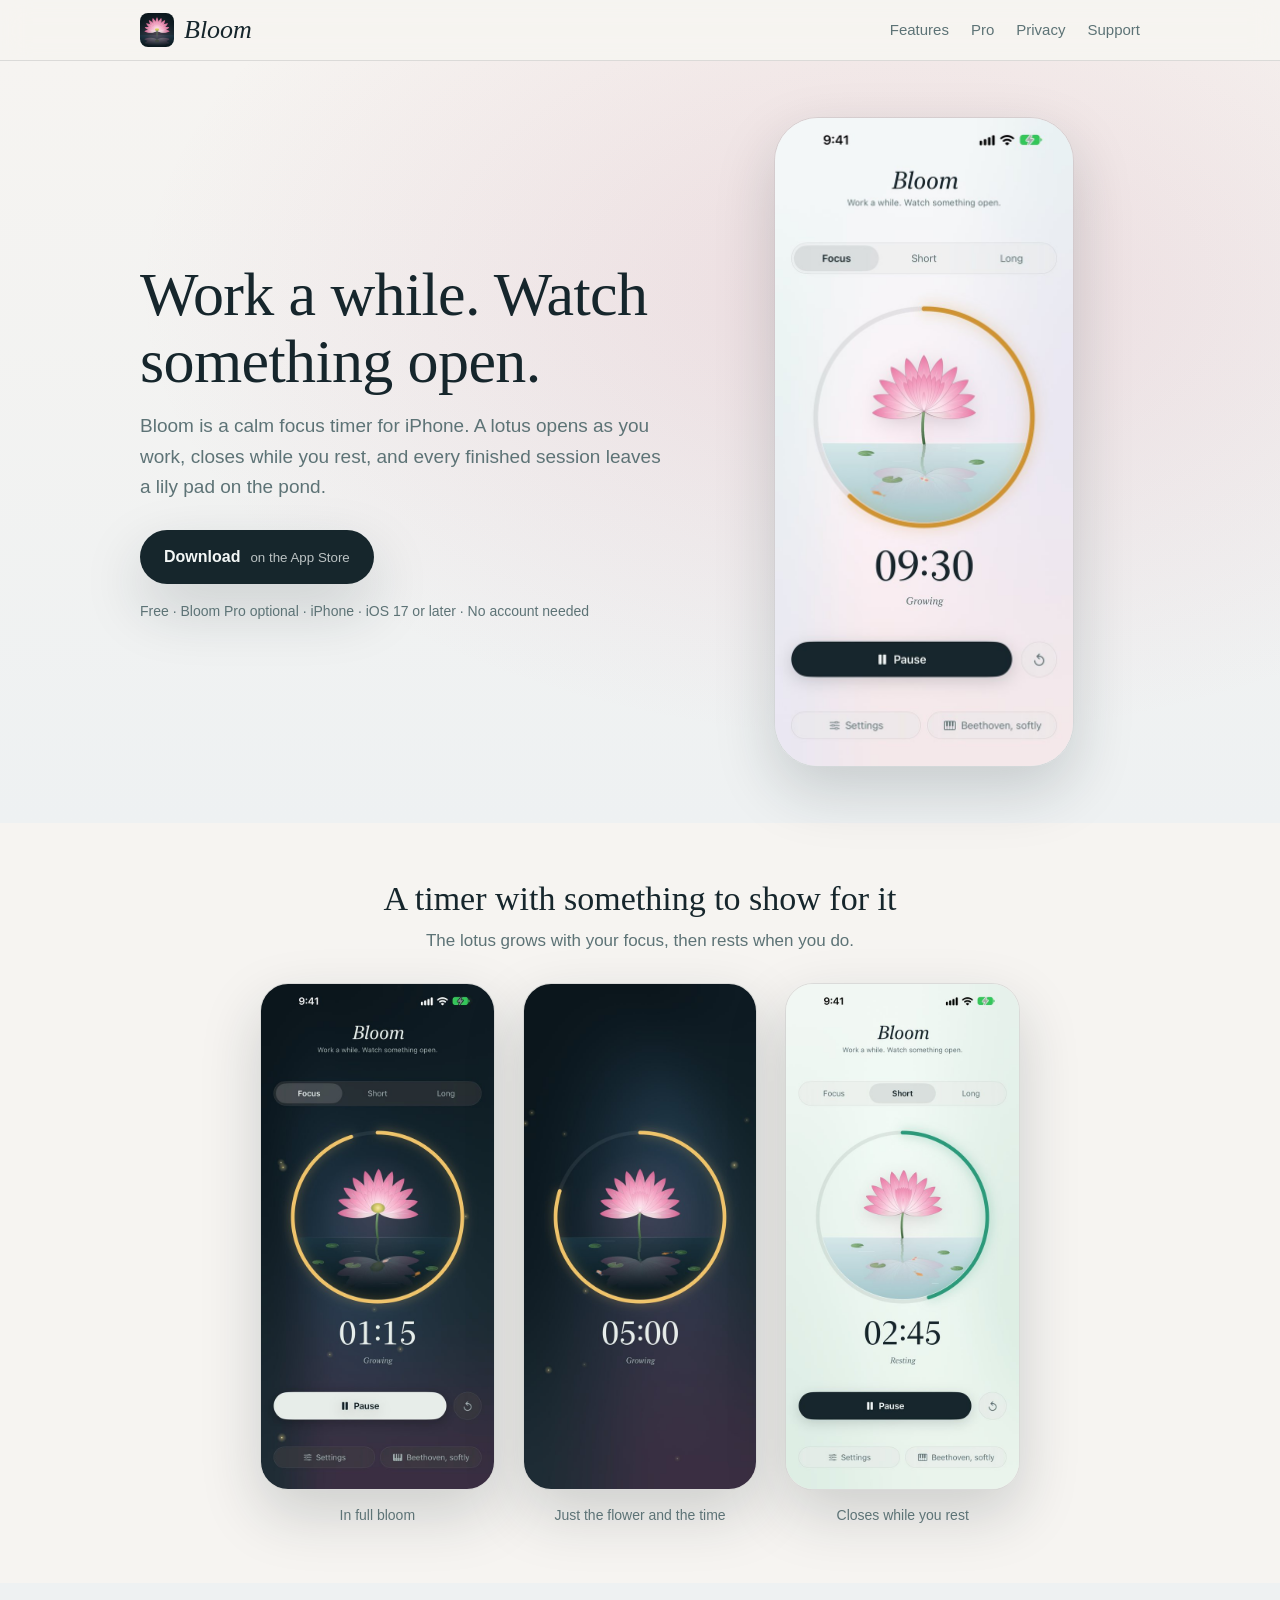
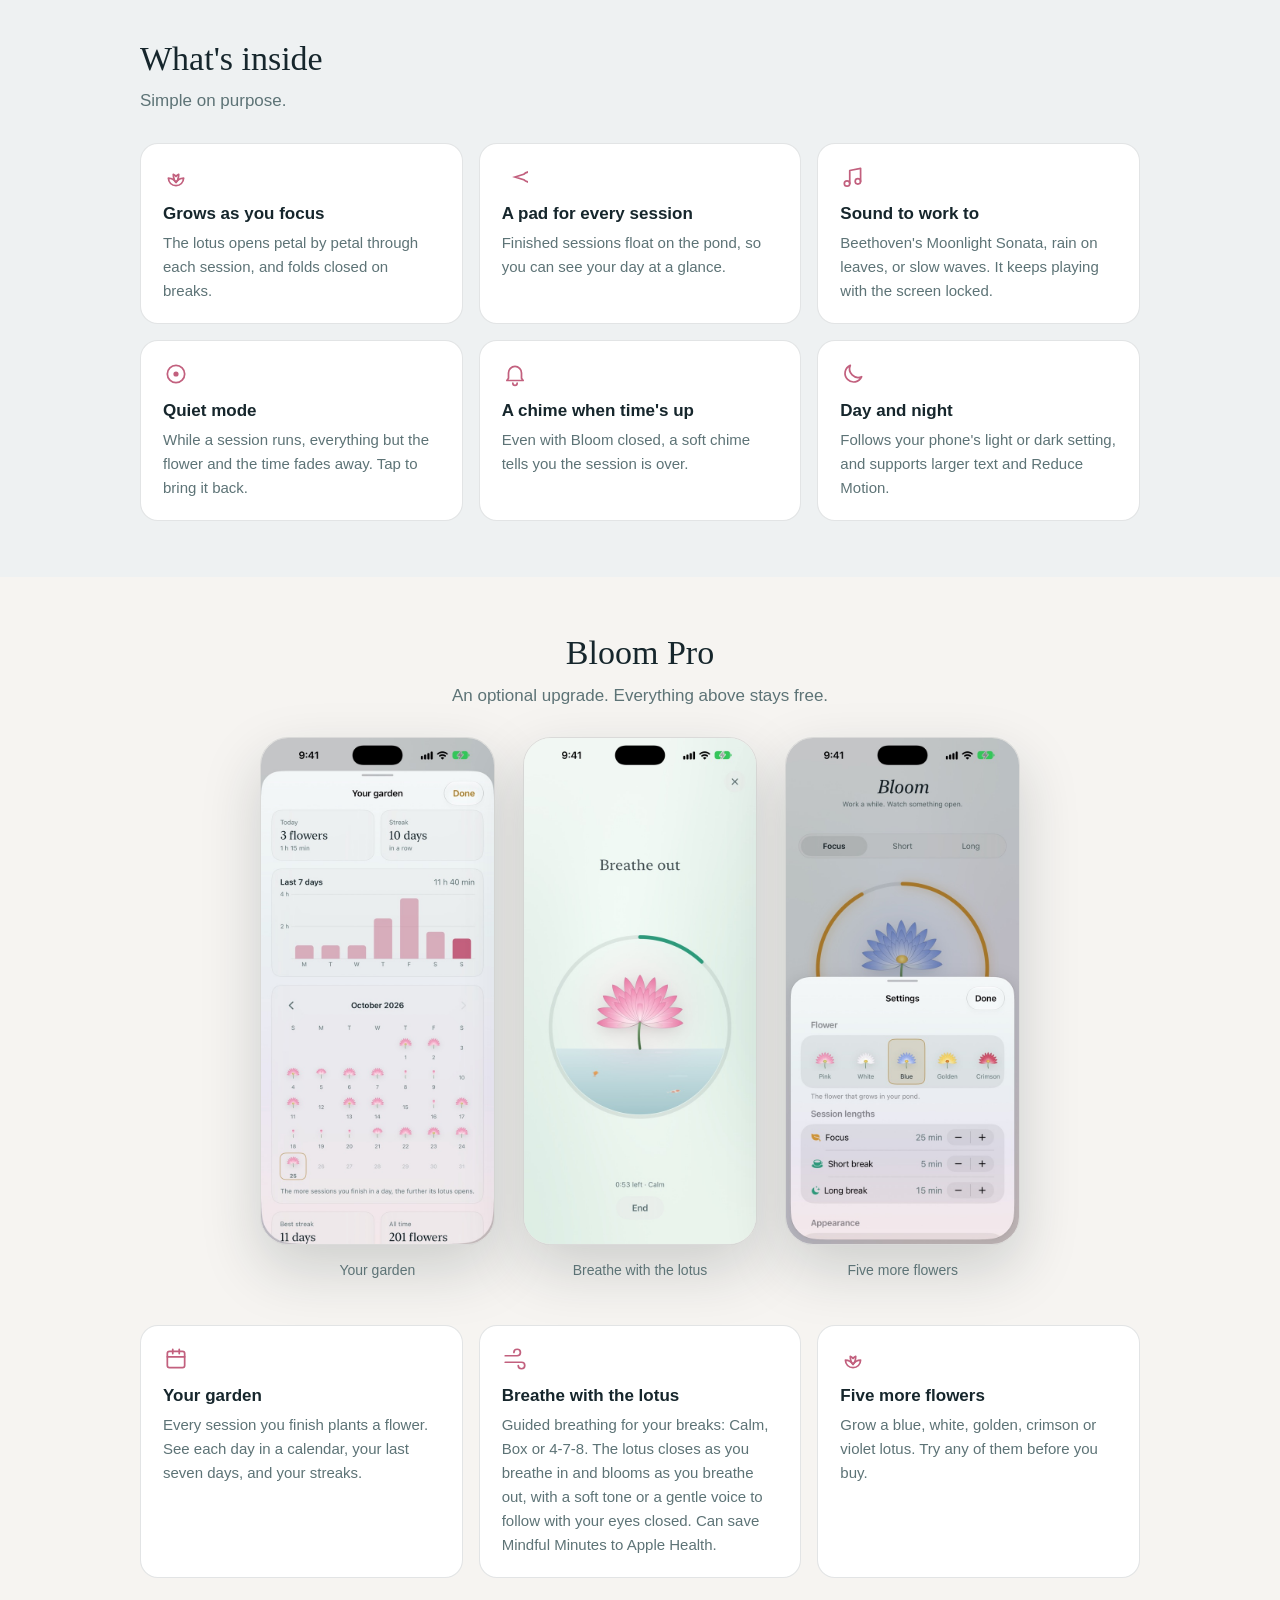
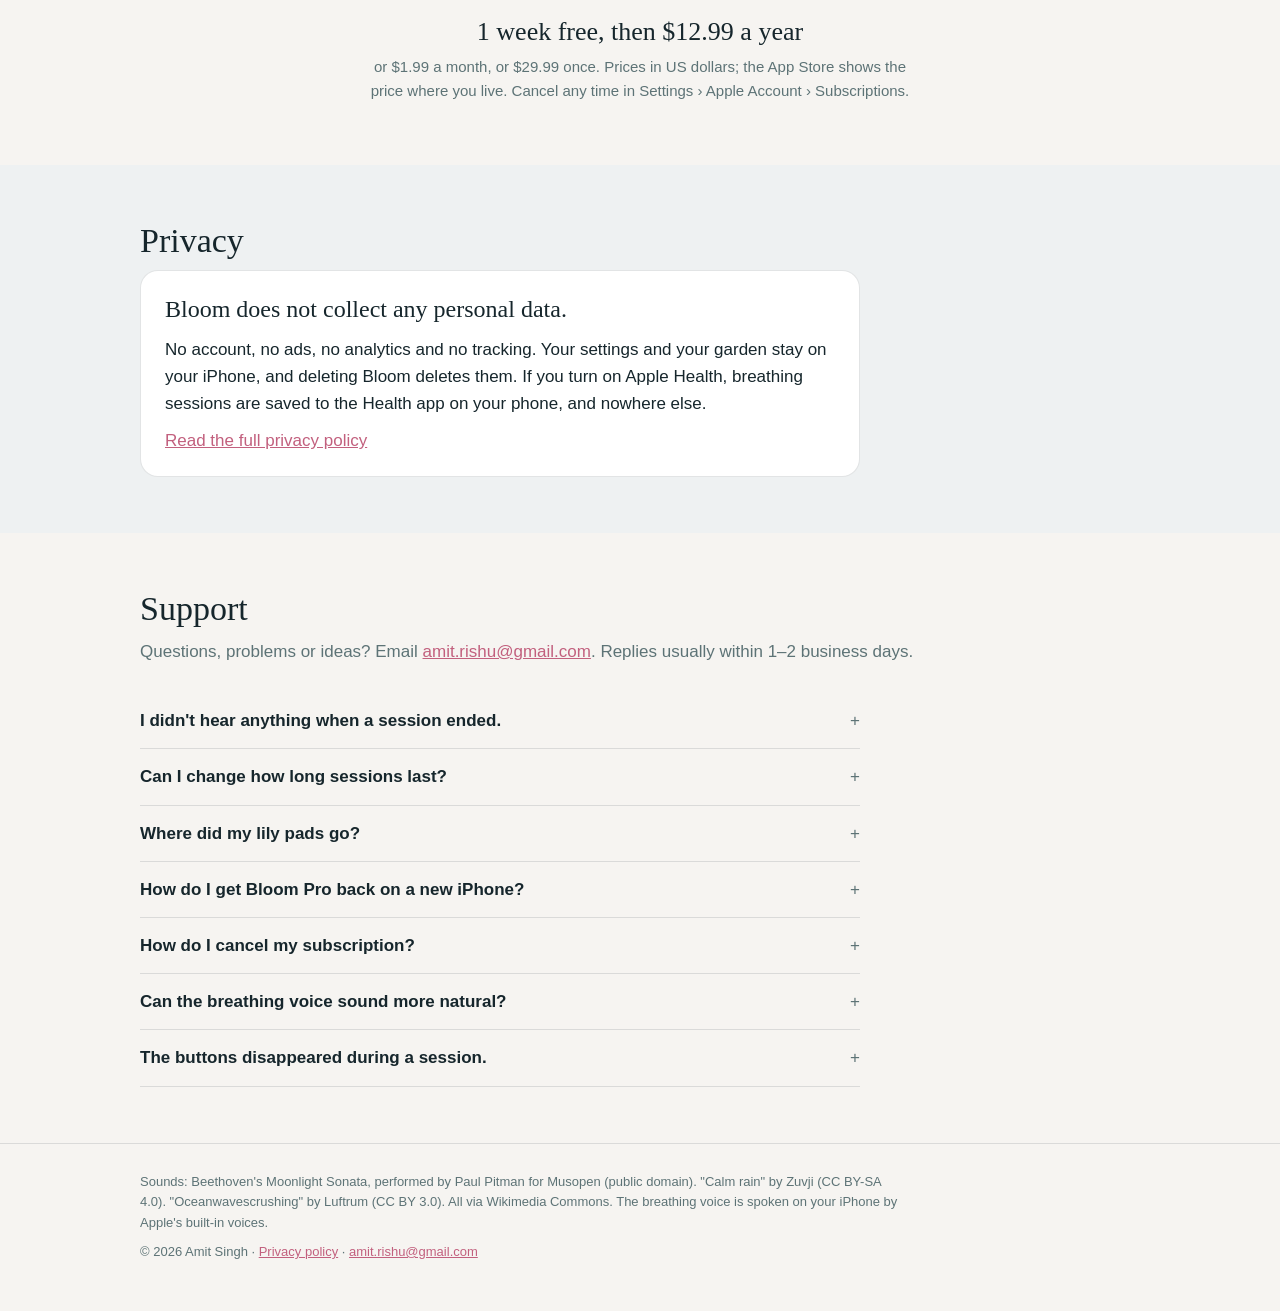
<file: index.html>
<!DOCTYPE html>
<html lang="en">
<head>
<meta charset="utf-8">
<meta name="viewport" content="width=device-width, initial-scale=1">
<title>Bloom — a calm focus timer for iPhone</title>
<meta name="description" content="Bloom is a calm focus timer for iPhone. A lotus opens as you work, closes while you rest, and every finished session leaves a lily pad on the pond.">
<meta name="theme-color" content="#f6f4f1" media="(prefers-color-scheme: light)">
<meta name="theme-color" content="#0b161c" media="(prefers-color-scheme: dark)">
<link rel="icon" type="image/png" href="assets/favicon-64.png">
<link rel="apple-touch-icon" href="assets/apple-touch-icon.png">
<meta property="og:title" content="Bloom — a calm focus timer">
<meta property="og:description" content="A lotus opens as you work, closes while you rest, and every finished session leaves a lily pad on the pond.">
<meta property="og:image" content="assets/share-card.png">
<link rel="stylesheet" href="style.css">
</head>
<body>

<header class="top">
  <div class="wrap">
    <a class="brand" href="#"><img src="assets/icon-512.png" alt=""><span>Bloom</span></a>
    <nav>
      <a class="optional" href="#features">Features</a>
      <a href="#pro">Pro</a>
      <a href="#privacy">Privacy</a>
      <a href="#support">Support</a>
    </nav>
  </div>
</header>

<main>
  <div class="hero">
    <div class="wrap">
      <div>
        <h1>Work a while. Watch something open.</h1>
        <p class="lede">Bloom is a calm focus timer for iPhone. A lotus opens as you work, closes while
          you rest, and every finished session leaves a lily pad on the pond.</p>
        <!-- No country code in the link, so visitors land in their own country's store. -->
        <a class="store" href="https://apps.apple.com/app/bloom-pomodoro/id6816333413">Download <small>on the App Store</small></a>
        <p class="facts">Free · Bloom Pro optional · iPhone · iOS 17 or later · No account needed</p>
      </div>
      <picture class="phone">
        <source srcset="assets/dark-1-hero.jpg" media="(prefers-color-scheme: dark)">
        <img src="assets/light-1-hero.jpg" width="600" height="1304"
             alt="Bloom's timer: a pink lotus half open above a small pond inside a gold progress ring, with 09:30 left.">
      </picture>
    </div>
  </div>

  <section id="screens">
    <div class="wrap">
      <h2>A timer with something to show for it</h2>
      <p class="sub">The lotus grows with your focus, then rests when you do.</p>
      <div class="shots">
        <figure><img src="assets/dark-2-bloom.jpg" width="600" height="1304" loading="lazy"
             alt="The lotus in full bloom with a golden centre, lily pads on the pond."><figcaption>In full bloom</figcaption></figure>
        <figure><img src="assets/dark-3-quiet.jpg" width="600" height="1304" loading="lazy"
             alt="Quiet mode: only the lotus and the time remain on screen."><figcaption>Just the flower and the time</figcaption></figure>
        <figure><img src="assets/light-4-break.jpg" width="600" height="1304" loading="lazy"
             alt="A break in the day theme: the lotus gently closing, with a green progress ring."><figcaption>Closes while you rest</figcaption></figure>
      </div>
    </div>
  </section>

  <section id="features" class="alt">
    <div class="wrap">
      <h2>What's inside</h2>
      <p class="sub">Simple on purpose.</p>
      <div class="features">
        <div class="feature">
          <svg class="mark" viewBox="0 0 24 24" fill="none" stroke="currentColor" stroke-width="1.6" stroke-linecap="round" stroke-linejoin="round" aria-hidden="true"><path d="M12 20c-4 0-7-3-7-7 3 0 5.5 1.5 7 4 1.5-2.5 4-4 7-4 0 4-3 7-7 7z"/><path d="M12 17c-2-2-2.5-5-2.5-7.5C11 10 12 11.5 12 11.5s1-1.5 2.5-2C14.5 12 14 15 12 17z"/></svg>
          <h3>Grows as you focus</h3>
          <p>The lotus opens petal by petal through each session, and folds closed on breaks.</p>
        </div>
        <div class="feature">
          <svg class="mark" viewBox="0 0 24 24" fill="none" stroke="currentColor" stroke-width="1.6" stroke-linecap="round" aria-hidden="true"><path d="M12 12 20 9.5A8.5 5 0 1 1 20 14.5Z"/></svg>
          <h3>A pad for every session</h3>
          <p>Finished sessions float on the pond, so you can see your day at a glance.</p>
        </div>
        <div class="feature">
          <svg class="mark" viewBox="0 0 24 24" fill="none" stroke="currentColor" stroke-width="1.6" stroke-linecap="round" stroke-linejoin="round" aria-hidden="true"><path d="M9 18V6l10-2v12"/><circle cx="6.5" cy="18" r="2.5"/><circle cx="16.5" cy="16" r="2.5"/></svg>
          <h3>Sound to work to</h3>
          <p>Beethoven's Moonlight Sonata, rain on leaves, or slow waves. It keeps playing with the screen locked.</p>
        </div>
        <div class="feature">
          <svg class="mark" viewBox="0 0 24 24" fill="none" stroke="currentColor" stroke-width="1.6" aria-hidden="true"><circle cx="12" cy="12" r="8"/><circle cx="12" cy="12" r="1.6" fill="currentColor"/></svg>
          <h3>Quiet mode</h3>
          <p>While a session runs, everything but the flower and the time fades away. Tap to bring it back.</p>
        </div>
        <div class="feature">
          <svg class="mark" viewBox="0 0 24 24" fill="none" stroke="currentColor" stroke-width="1.6" stroke-linecap="round" stroke-linejoin="round" aria-hidden="true"><path d="M6 16V11a6 6 0 1 1 12 0v5l1.5 2h-15z"/><path d="M10 20.5a2 2 0 0 0 4 0"/></svg>
          <h3>A chime when time's up</h3>
          <p>Even with Bloom closed, a soft chime tells you the session is over.</p>
        </div>
        <div class="feature">
          <svg class="mark" viewBox="0 0 24 24" fill="none" stroke="currentColor" stroke-width="1.6" stroke-linecap="round" stroke-linejoin="round" aria-hidden="true"><path d="M20 14.5A8 8 0 0 1 9.5 4a8 8 0 1 0 10.5 10.5z"/></svg>
          <h3>Day and night</h3>
          <p>Follows your phone's light or dark setting, and supports larger text and Reduce Motion.</p>
        </div>
      </div>
    </div>
  </section>

  <section id="pro">
    <div class="wrap">
      <div class="intro">
        <h2>Bloom Pro</h2>
        <p class="sub">An optional upgrade. Everything above stays free.</p>
      </div>
      <div class="shots">
        <figure><picture>
          <source srcset="assets/pro-dark-garden.jpg" media="(prefers-color-scheme: dark)">
          <img src="assets/pro-light-garden.jpg" width="600" height="1304" loading="lazy"
               alt="Your garden: today's three flowers, a ten-day streak, a chart of the last seven days and a calendar of lotus flowers.">
        </picture><figcaption>Your garden</figcaption></figure>
        <figure><picture>
          <source srcset="assets/pro-dark-breathe.jpg" media="(prefers-color-scheme: dark)">
          <img src="assets/pro-light-breathe.jpg" width="600" height="1304" loading="lazy"
               alt="Breathing with the lotus: the words Breathe out above a fully open pink lotus.">
        </picture><figcaption>Breathe with the lotus</figcaption></figure>
        <figure><picture>
          <source srcset="assets/pro-dark-flowers.jpg" media="(prefers-color-scheme: dark)">
          <img src="assets/pro-light-flowers.jpg" width="600" height="1304" loading="lazy"
               alt="Choosing a flower in Settings: pink, white, blue, golden and crimson lotus, with blue selected.">
        </picture><figcaption>Five more flowers</figcaption></figure>
      </div>
      <div class="features pro-features">
        <div class="feature">
          <svg class="mark" viewBox="0 0 24 24" fill="none" stroke="currentColor" stroke-width="1.6" stroke-linecap="round" stroke-linejoin="round" aria-hidden="true"><rect x="4" y="5" width="16" height="15" rx="2"/><path d="M4 10h16M9 3v4M15 3v4"/></svg>
          <h3>Your garden</h3>
          <p>Every session you finish plants a flower. See each day in a calendar, your last seven days, and your streaks.</p>
        </div>
        <div class="feature">
          <svg class="mark" viewBox="0 0 24 24" fill="none" stroke="currentColor" stroke-width="1.6" stroke-linecap="round" stroke-linejoin="round" aria-hidden="true"><path d="M3 9h11a3 3 0 1 0-3-3"/><path d="M3 15h15a3 3 0 1 1-3 3"/></svg>
          <h3>Breathe with the lotus</h3>
          <p>Guided breathing for your breaks: Calm, Box or 4-7-8. The lotus closes as you breathe in and blooms as
            you breathe out, with a soft tone or a gentle voice to follow with your eyes closed. Can save Mindful
            Minutes to Apple Health.</p>
        </div>
        <div class="feature">
          <svg class="mark" viewBox="0 0 24 24" fill="none" stroke="currentColor" stroke-width="1.6" stroke-linecap="round" stroke-linejoin="round" aria-hidden="true"><path d="M12 20c-4 0-7-3-7-7 3 0 5.5 1.5 7 4 1.5-2.5 4-4 7-4 0 4-3 7-7 7z"/><path d="M12 17c-2-2-2.5-5-2.5-7.5C11 10 12 11.5 12 11.5s1-1.5 2.5-2C14.5 12 14 15 12 17z"/></svg>
          <h3>Five more flowers</h3>
          <p>Grow a blue, white, golden, crimson or violet lotus. Try any of them before you buy.</p>
        </div>
      </div>
      <div class="plans">
        <p class="big">1 week free, then $12.99 a year</p>
        <p>or $1.99 a month, or $29.99 once. Prices in US dollars; the App Store shows the price where you live.
          Cancel any time in Settings › Apple Account › Subscriptions.</p>
      </div>
    </div>
  </section>

  <section id="privacy" class="alt">
    <div class="wrap">
      <h2>Privacy</h2>
      <div class="note">
        <p class="big">Bloom does not collect any personal data.</p>
        <p>No account, no ads, no analytics and no tracking. Your settings and your garden stay on your
          iPhone, and deleting Bloom deletes them. If you turn on Apple Health, breathing sessions are saved
          to the Health app on your phone, and nowhere else.</p>
        <p><a href="privacy.html">Read the full privacy policy</a></p>
      </div>
    </div>
  </section>

  <section id="support">
    <div class="wrap">
      <h2>Support</h2>
      <p class="sub">Questions, problems or ideas? Email
        <a href="mailto:amit.rishu@gmail.com">amit.rishu@gmail.com</a>. Replies usually within 1–2 business days.</p>
      <details>
        <summary>I didn't hear anything when a session ended.</summary>
        <p>Check that notifications are allowed in Settings › Notifications › Bloom, and that your ringer is on.</p>
      </details>
      <details>
        <summary>Can I change how long sessions last?</summary>
        <p>Yes. Tap Settings in the app: focus runs from 1 to 90 minutes, breaks from 1 to 40. A long break
          comes after every fourth focus session.</p>
      </details>
      <details>
        <summary>Where did my lily pads go?</summary>
        <p>The pond shows today's sessions and starts fresh each morning. Every finished session is kept in
          your garden: tap the flower button to the left of Start.</p>
      </details>
      <details>
        <summary>How do I get Bloom Pro back on a new iPhone?</summary>
        <p>Sign in with the same Apple Account, open the garden, tap See Bloom Pro, then Restore purchases.</p>
      </details>
      <details>
        <summary>How do I cancel my subscription?</summary>
        <p>In your iPhone's Settings › Apple Account › Subscriptions › Bloom. Pro stays unlocked until the end
          of the period you've paid for. The lifetime purchase is paid once and never renews.</p>
      </details>
      <details>
        <summary>Can the breathing voice sound more natural?</summary>
        <p>Yes. Bloom uses the voices built into your iPhone. In Settings, search for "Voices", open English,
          and download a female voice marked Premium. Bloom uses it once you've closed Bloom (swipe it away in the app switcher) and opened it again.</p>
      </details>
      <details>
        <summary>The buttons disappeared during a session.</summary>
        <p>That's quiet mode. Tap anywhere on the screen to bring them back.</p>
      </details>
    </div>
  </section>
</main>

<footer>
  <div class="wrap">
    <p>Sounds: Beethoven's Moonlight Sonata, performed by Paul Pitman for Musopen (public domain). "Calm rain"
      by Zuvji (CC BY-SA 4.0). "Oceanwavescrushing" by Luftrum (CC BY 3.0). All via Wikimedia Commons.
      The breathing voice is spoken on your iPhone by Apple's built-in voices.</p>
    <p>© 2026 Amit Singh · <a href="privacy.html">Privacy policy</a> ·
      <a href="mailto:amit.rishu@gmail.com">amit.rishu@gmail.com</a></p>
  </div>
</footer>

</body>
</html>
</file>
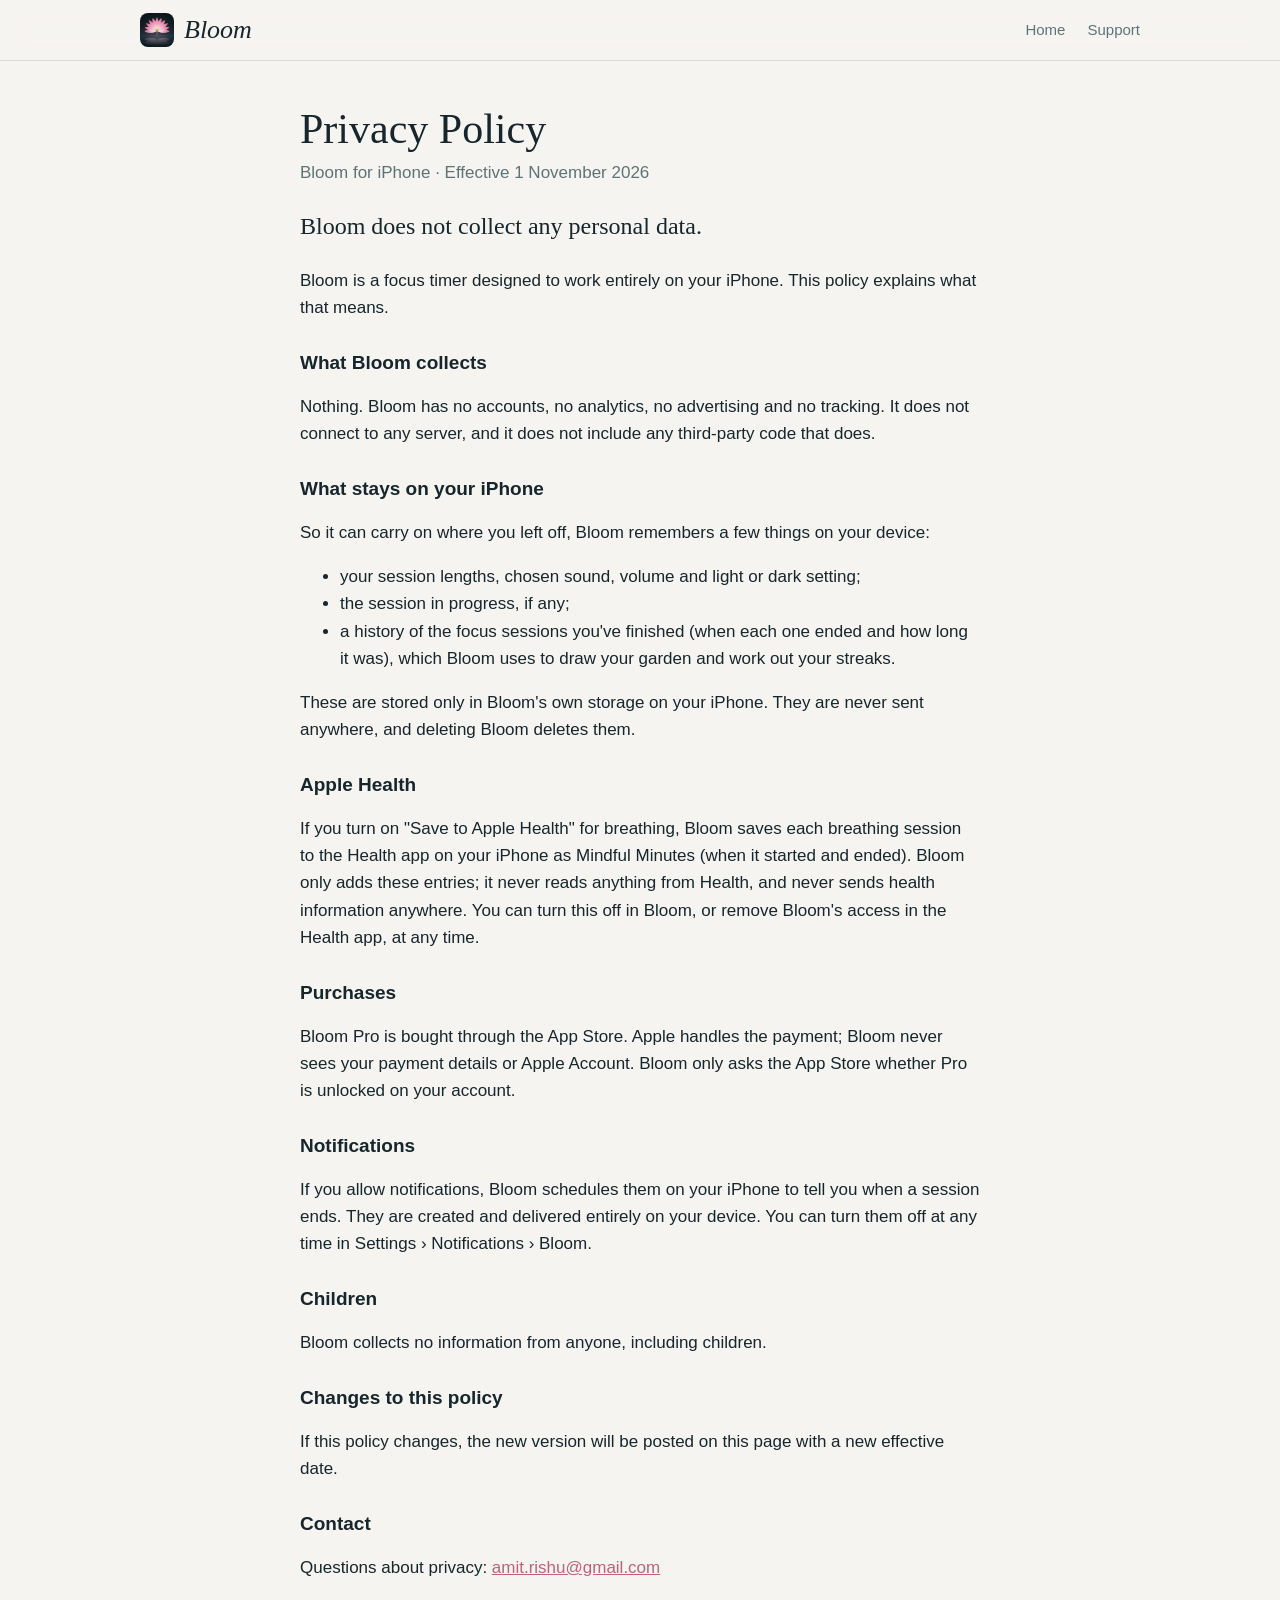
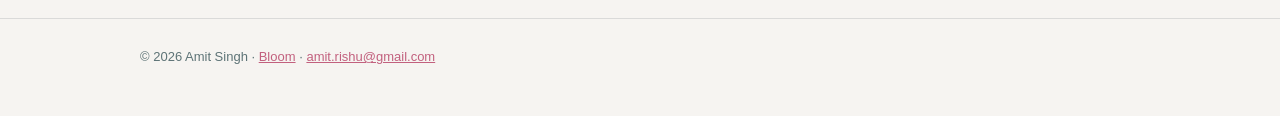
<file: privacy.html>
<!DOCTYPE html>
<html lang="en">
<head>
<meta charset="utf-8">
<meta name="viewport" content="width=device-width, initial-scale=1">
<title>Privacy Policy — Bloom</title>
<meta name="description" content="Bloom's privacy policy: Bloom does not collect any personal data.">
<meta name="theme-color" content="#f6f4f1" media="(prefers-color-scheme: light)">
<meta name="theme-color" content="#0b161c" media="(prefers-color-scheme: dark)">
<link rel="icon" type="image/png" href="assets/favicon-64.png">
<link rel="apple-touch-icon" href="assets/apple-touch-icon.png">
<link rel="stylesheet" href="style.css">
</head>
<body>

<header class="top">
  <div class="wrap">
    <a class="brand" href="index.html"><img src="assets/icon-512.png" alt=""><span>Bloom</span></a>
    <nav>
      <a href="index.html">Home</a>
      <a href="index.html#support">Support</a>
    </nav>
  </div>
</header>

<main class="wrap policy">
  <h1>Privacy Policy</h1>
  <p class="meta">Bloom for iPhone · Effective 1 November 2026</p>

  <p class="big">Bloom does not collect any personal data.</p>
  <p>Bloom is a focus timer designed to work entirely on your iPhone. This policy explains what that means.</p>

  <h2>What Bloom collects</h2>
  <p>Nothing. Bloom has no accounts, no analytics, no advertising and no tracking. It does not connect to any
    server, and it does not include any third-party code that does.</p>

  <h2>What stays on your iPhone</h2>
  <p>So it can carry on where you left off, Bloom remembers a few things on your device:</p>
  <ul>
    <li>your session lengths, chosen sound, volume and light or dark setting;</li>
    <li>the session in progress, if any;</li>
    <li>a history of the focus sessions you've finished (when each one ended and how long it was), which
      Bloom uses to draw your garden and work out your streaks.</li>
  </ul>
  <p>These are stored only in Bloom's own storage on your iPhone. They are never sent anywhere, and deleting
    Bloom deletes them.</p>

  <h2>Apple Health</h2>
  <p>If you turn on "Save to Apple Health" for breathing, Bloom saves each breathing session to the Health
    app on your iPhone as Mindful Minutes (when it started and ended). Bloom only adds these entries; it
    never reads anything from Health, and never sends health information anywhere. You can turn this off in
    Bloom, or remove Bloom's access in the Health app, at any time.</p>

  <h2>Purchases</h2>
  <p>Bloom Pro is bought through the App Store. Apple handles the payment; Bloom never sees your payment
    details or Apple Account. Bloom only asks the App Store whether Pro is unlocked on your account.</p>

  <h2>Notifications</h2>
  <p>If you allow notifications, Bloom schedules them on your iPhone to tell you when a session ends. They are
    created and delivered entirely on your device. You can turn them off at any time in
    Settings › Notifications › Bloom.</p>

  <h2>Children</h2>
  <p>Bloom collects no information from anyone, including children.</p>

  <h2>Changes to this policy</h2>
  <p>If this policy changes, the new version will be posted on this page with a new effective date.</p>

  <h2>Contact</h2>
  <p>Questions about privacy: <a href="mailto:amit.rishu@gmail.com">amit.rishu@gmail.com</a></p>
</main>

<footer>
  <div class="wrap">
    <p>© 2026 Amit Singh · <a href="index.html">Bloom</a> ·
      <a href="mailto:amit.rishu@gmail.com">amit.rishu@gmail.com</a></p>
  </div>
</footer>

</body>
</html>
</file>
<file: style.css>
/* Bloom — support site. Colours are Bloom's own (Theme.swift): night teal, lotus pink and gold
   after dark; cream and ink by day. Follows the visitor's light/dark setting, like the app. */
:root {
  --bg: #f6f4f1;
  --bg-2: #eef1f2;
  --card: #ffffff;
  --ink: #16262c;
  --dim: #5d7376;
  --line: rgba(22, 38, 44, 0.12);
  --rose: #c2607e;
  --gold: #a8761a;
  --button: #16262c;
  --button-ink: #f3f7f6;
  --shadow: 0 24px 60px rgba(22, 38, 44, 0.18);
  --serif: "New York", ui-serif, Georgia, "Times New Roman", serif;
  --sans: -apple-system, BlinkMacSystemFont, "SF Pro Text", "Helvetica Neue", Arial, sans-serif;
}
@media (prefers-color-scheme: dark) {
  :root {
    --bg: #0b161c;
    --bg-2: #13232b;
    --card: #182a33;
    --ink: #e7ede9;
    --dim: #9fb0ae;
    --line: rgba(231, 237, 233, 0.13);
    --rose: #e58aa2;
    --gold: #f2c469;
    --button: #e7ede9;
    --button-ink: #12222a;
    --shadow: 0 24px 60px rgba(0, 0, 0, 0.45);
  }
}

* { box-sizing: border-box; }
html { -webkit-text-size-adjust: 100%; scroll-behavior: smooth; }
body {
  margin: 0;
  background: var(--bg);
  color: var(--ink);
  font: 17px/1.6 var(--sans);
}
img { max-width: 100%; display: block; }
a { color: var(--rose); }
.wrap { max-width: 1040px; margin: 0 auto; padding: 0 20px; }

/* Header: small and quiet — the app, not a banner, is the hero. */
.top {
  position: sticky; top: 0; z-index: 10;
  background: color-mix(in srgb, var(--bg) 88%, transparent);
  backdrop-filter: saturate(160%) blur(14px);
  -webkit-backdrop-filter: saturate(160%) blur(14px);
  border-bottom: 1px solid var(--line);
}
.top .wrap { display: flex; align-items: center; justify-content: space-between; height: 60px; }
.brand { display: flex; align-items: center; gap: 10px; color: var(--ink); text-decoration: none; }
.brand img { width: 34px; height: 34px; border-radius: 8px; }
.brand span { font: italic 26px/1 var(--serif); }
.top nav { display: flex; gap: 22px; }
.top nav a { color: var(--dim); text-decoration: none; font-size: 15px; }
.top nav a:hover { color: var(--ink); }

/* Hero: the words and the app side by side. */
.hero {
  background: radial-gradient(ellipse at 70% 30%, color-mix(in srgb, var(--rose) 16%, transparent), transparent 60%),
              linear-gradient(var(--bg), var(--bg-2));
}
.hero .wrap {
  display: grid; grid-template-columns: 1.1fr 0.9fr; gap: 40px; align-items: center;
  padding-top: 56px; padding-bottom: 56px;
}
.hero h1 { font: 400 clamp(40px, 6vw, 62px)/1.08 var(--serif); margin: 0 0 16px; letter-spacing: -0.01em; }
.hero p.lede { font-size: 19px; color: var(--dim); margin: 0 0 28px; max-width: 30em; }
.store {
  display: inline-flex; align-items: center; gap: 10px;
  background: var(--button); color: var(--button-ink);
  padding: 14px 24px; border-radius: 999px; text-decoration: none;
  font-weight: 600; font-size: 16px; box-shadow: var(--shadow);
}
.store { transition: transform 0.15s ease; }
.store:hover { transform: translateY(-1px); }
.store small { font-weight: 500; opacity: 0.75; }
.facts { margin: 16px 0 0; color: var(--dim); font-size: 14px; }
.phone {
  display: block; justify-self: center; width: min(300px, 78vw);
  border-radius: 44px; overflow: hidden; box-shadow: var(--shadow);
  border: 1px solid var(--line);
}
.phone img { width: 100%; height: auto; }

/* Sections */
section { padding: 56px 0; scroll-margin-top: 60px; } /* clear the sticky header on nav jumps */
section h2 { font: 400 34px/1.2 var(--serif); margin: 0 0 8px; }
section .sub { color: var(--dim); margin: 0 0 28px; }
.alt { background: var(--bg-2); }

#screens .wrap { text-align: center; }
/* Three screens side by side, always fully in view (no sideways scrolling). */
.shots { display: grid; grid-template-columns: repeat(3, 1fr); gap: 28px; max-width: 760px; margin: 0 auto; }
.shots figure { margin: 0; }
.shots picture { display: block; }
.shots img { width: 100%; height: auto; border-radius: 28px; border: 1px solid var(--line); box-shadow: var(--shadow); }
.shots figcaption { color: var(--dim); font-size: 14px; text-align: center; margin-top: 14px; }

.features { display: grid; grid-template-columns: repeat(3, 1fr); gap: 16px; }
.feature { background: var(--card); border: 1px solid var(--line); border-radius: 18px; padding: 20px 22px; }
.feature h3 { font-size: 17px; margin: 0 0 4px; }
.feature p { margin: 0; color: var(--dim); font-size: 15px; }
.feature .mark { display: block; width: 26px; height: 26px; margin-bottom: 10px; color: var(--rose); }

/* Bloom Pro: the same screens-and-cards pattern, then the price. */
#pro .intro, .plans { text-align: center; }
.pro-features { margin-top: 44px; }
.plans { margin: 36px auto 0; max-width: 560px; }
.plans p { margin: 0 0 6px; color: var(--dim); font-size: 15px; }
.plans p.big { color: var(--ink); font-size: 26px; }

.note { background: var(--card); border: 1px solid var(--line); border-radius: 18px; padding: 22px 24px; max-width: 720px; }
.note p { margin: 0 0 10px; }
.note p:last-child { margin: 0; }
.big { font: 400 24px/1.35 var(--serif); }

details { border-bottom: 1px solid var(--line); padding: 14px 0; max-width: 720px; }
details summary { cursor: pointer; font-weight: 600; list-style: none; }
details summary::-webkit-details-marker { display: none; }
details summary::after { content: "+"; float: right; color: var(--dim); font-weight: 400; }
details[open] summary::after { content: "–"; }
details p { color: var(--dim); margin: 8px 0 0; }

footer { border-top: 1px solid var(--line); padding: 28px 0 40px; color: var(--dim); font-size: 13px; }
footer p { margin: 0 0 8px; max-width: 760px; }

/* Privacy policy page */
.policy { max-width: 720px; padding-top: 44px; padding-bottom: 20px; }
.policy h1 { font: 400 42px/1.15 var(--serif); margin: 0 0 6px; }
.policy h2 { font: 600 19px/1.3 var(--sans); margin: 30px 0 6px; }
.policy p, .policy li { color: var(--ink); }
.policy .meta { color: var(--dim); margin: 0 0 24px; }

@media (max-width: 820px) {
  .hero .wrap { grid-template-columns: 1fr; gap: 36px; padding-top: 40px; text-align: center; }
  .hero p.lede { margin-left: auto; margin-right: auto; }
  .features { grid-template-columns: 1fr; }
  section h2 { font-size: 28px; }
  .shots { gap: 10px; }
  .shots img { border-radius: 14px; }
  .shots figcaption { font-size: 12px; line-height: 1.35; }
  .top nav { gap: 16px; }
  .top nav a.optional { display: none; }
}
</file>
